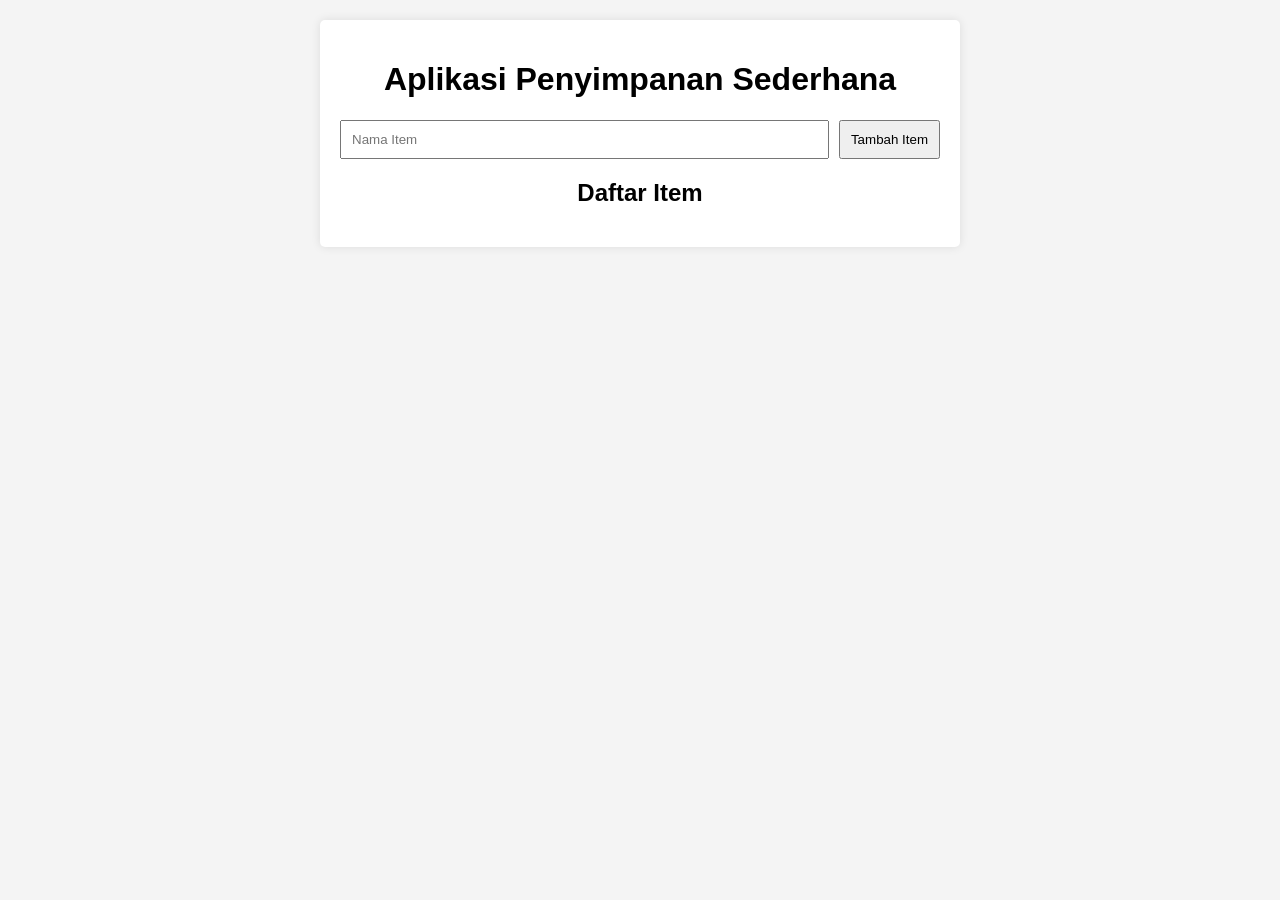
<file: index.html>
<!DOCTYPE html>
<html lang="id">
<head>
    <meta charset="UTF-8">
    <meta name="viewport" content="width=device-width, initial-scale=1.0">
    <title>Aplikasi Penyimpanan</title>
    <link rel="stylesheet" href="style.css">
</head>
<body>
    <div class="container">
        <h1>Aplikasi Penyimpanan Sederhana</h1>
        <form id="itemForm">
            <input type="text" id="itemName" placeholder="Nama Item" required>
            <button type="submit">Tambah Item</button>
        </form>
        <h2>Daftar Item</h2>
        <ul id="itemList"></ul>
    </div>
    <script src="script.js"></script>
</body>
</html>
</file>
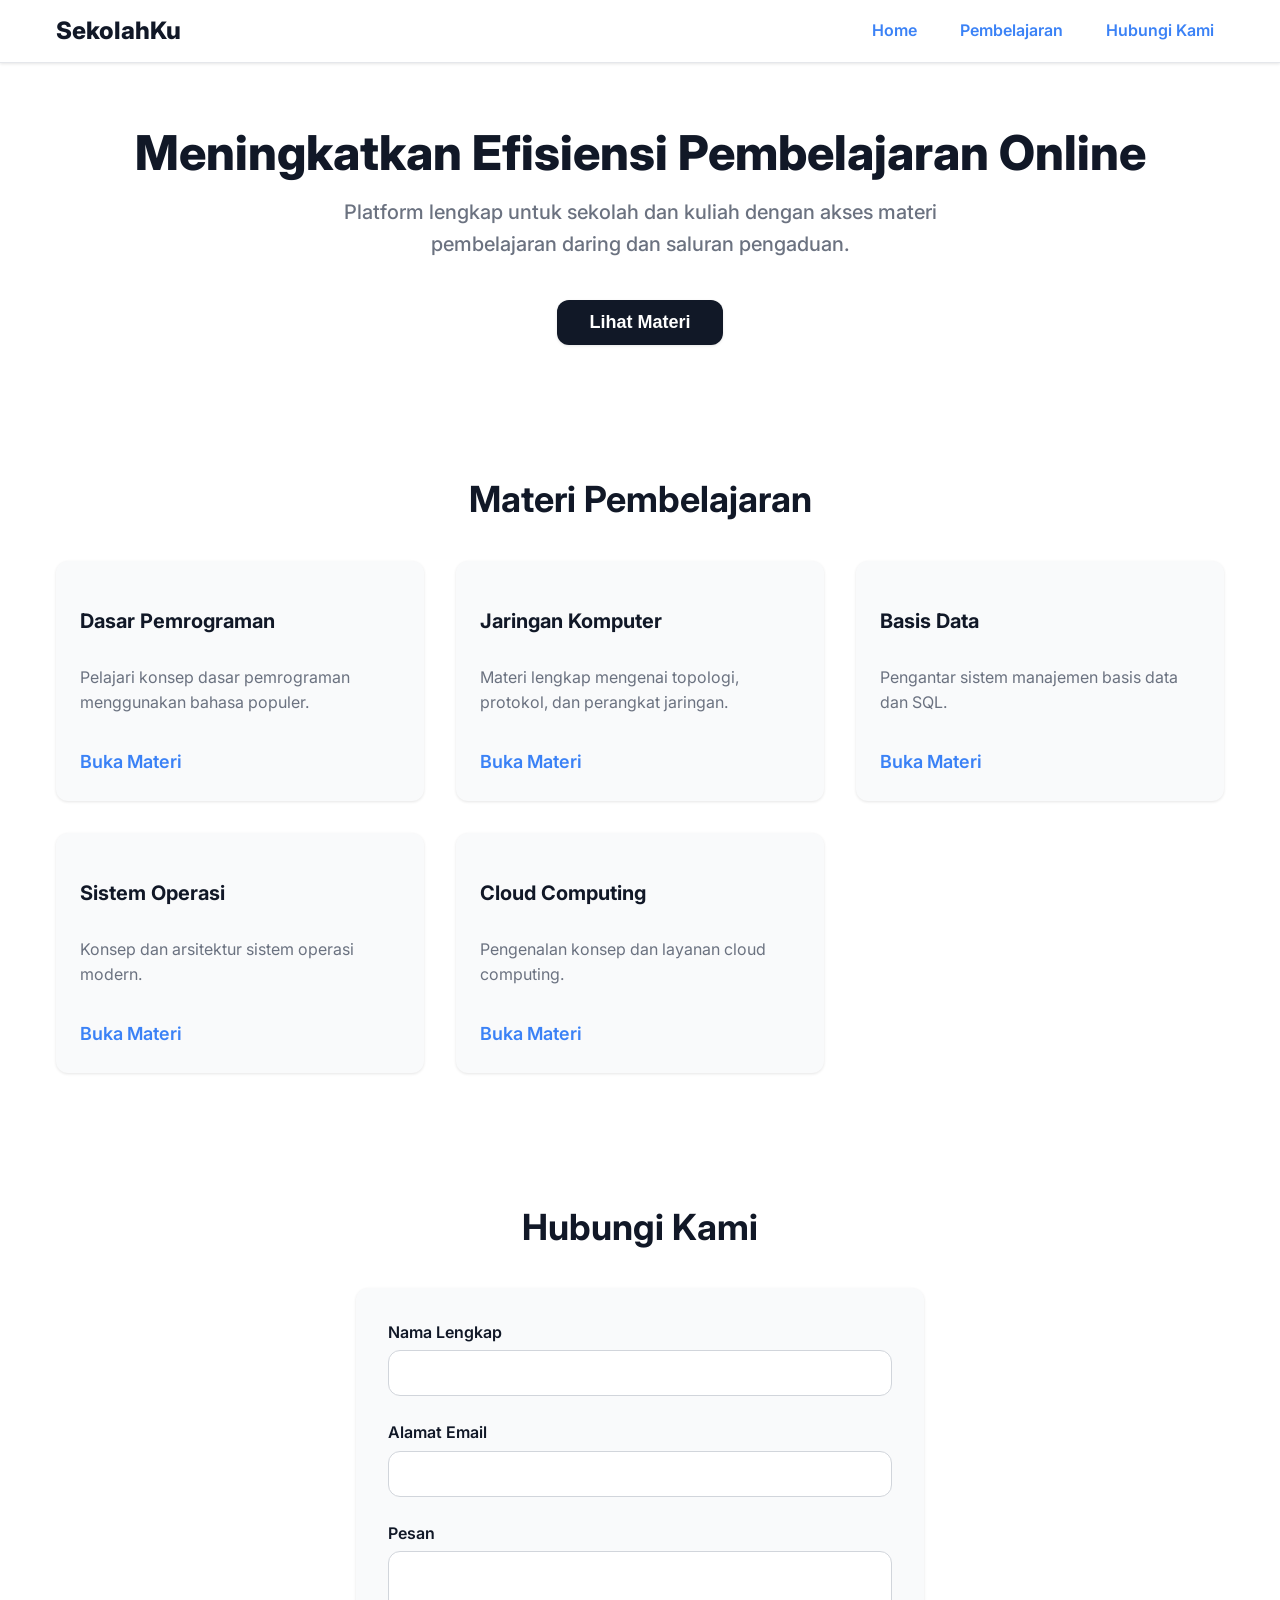
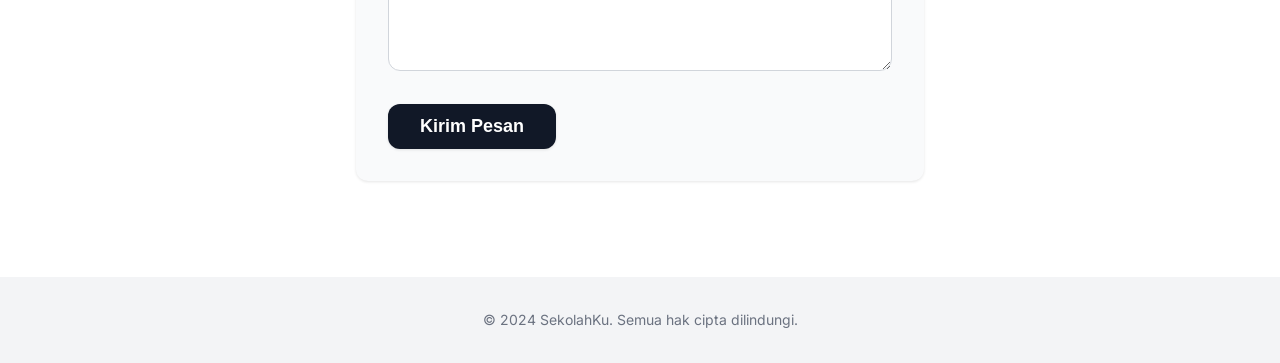
<file: cc.html>
<!DOCTYPE html>
<html lang="id">
<head>
  <meta charset="UTF-8" />
  <meta name="viewport" content="width=device-width, initial-scale=1" />
  <title>Platform Sekolah/Kuliah Online</title>
  <style>
    /* Import Google Fonts */
    @import url('https://fonts.googleapis.com/css2?family=Inter:wght@400;600;800&display=swap');

    /* CSS Variables for color palette */
    :root {
      --color-bg: #ffffff;
      --color-primary: #111827; /* dark gray */
      --color-secondary: #3b82f6; /* blue */
      --color-accent: #2563eb; /* darker blue */
      --color-gray-text: #6b7280;
      --color-gray-light: #f9fafb;
      --color-error: #ef4444;
      --color-success: #16a34a;
      --border-radius: 0.75rem;
      --shadow-light: 0 1px 3px rgba(0,0,0,0.1);
      --shadow-hover: 0 4px 8px rgba(0,0,0,0.12);
      --transition-fast: 0.25s cubic-bezier(0.4, 0, 0.2, 1);
    }

    /* Reset and base */
    *, *::before, *::after {
      box-sizing: border-box;
    }

    body {
      margin: 0;
      font-family: 'Inter', system-ui, -apple-system, BlinkMacSystemFont, 'Segoe UI', Roboto, Helvetica, Arial, sans-serif;
      color: var(--color-primary);
      background-color: var(--color-bg);
      line-height: 1.6;
      font-size: 18px;
      -webkit-font-smoothing: antialiased;
      -moz-osx-font-smoothing: grayscale;
    }

    a {
      color: var(--color-secondary);
      text-decoration: none;
      transition: color var(--transition-fast);
    }
    a:hover, a:focus {
      color: var(--color-accent);
      outline: none;
      text-decoration: underline;
    }

    img {
      max-width: 100%;
      height: auto;
      display: block;
    }

    /* Container */
    .container {
      max-width: 1200px;
      margin: 0 auto;
      padding-left: 1rem;
      padding-right: 1rem;
    }

    /* Header */
    header {
      position: sticky;
      top: 0;
      background-color: var(--color-bg);
      padding: 0.75rem 1rem;
      border-bottom: 1px solid #e5e7eb;
      z-index: 1000;
      box-shadow: var(--shadow-light);
    }
    nav {
      display: flex;
      align-items: center;
      justify-content: space-between;
      max-width: 1200px;
      margin: 0 auto;
    }
    .logo {
      font-weight: 800;
      font-size: 1.5rem;
      color: var(--color-primary);
      user-select: none;
    }

    .nav-links {
      list-style: none;
      display: flex;
      gap: 1.5rem;
      margin: 0;
      padding: 0;
    }

    .nav-links li a {
      font-weight: 600;
      font-size: 1rem;
      padding: 0.4rem 0.6rem;
      border-radius: 0.5rem;
      transition: background-color var(--transition-fast), color var(--transition-fast);
    }
    .nav-links li a:hover,
    .nav-links li a:focus {
      background-color: var(--color-secondary);
      color: #fff;
      outline: none;
    }

    /* Hero Section */
    .hero {
      padding-top: 4rem;
      padding-bottom: 6rem;
      text-align: center;
    }
    .hero h1 {
      font-size: 3rem;
      font-weight: 800;
      margin: 0 0 1rem;
      line-height: 1.1;
      color: var(--color-primary);
    }
    .hero p {
      font-size: 1.25rem;
      font-weight: 500;
      color: var(--color-gray-text);
      margin: 0 0 2.5rem;
      max-width: 600px;
      margin-left: auto;
      margin-right: auto;
    }
    .btn-primary {
      background-color: var(--color-primary);
      color: #fff;
      font-weight: 700;
      font-size: 1.125rem;
      padding: 0.75rem 2rem;
      border: none;
      border-radius: var(--border-radius);
      cursor: pointer;
      transition: background-color var(--transition-fast), transform var(--transition-fast);
      box-shadow: var(--shadow-light);
      user-select: none;
    }
    .btn-primary:hover,
    .btn-primary:focus {
      background-color: var(--color-secondary);
      outline: none;
      transform: scale(1.05);
      box-shadow: var(--shadow-hover);
    }

    /* Section Titles */
    h2.section-title {
      font-size: 2.25rem;
      font-weight: 700;
      margin-bottom: 2rem;
      text-align: center;
      color: var(--color-primary);
    }

    /* Pembelajaran Section */
    .pembelajaran {
      padding-bottom: 6rem;
    }
    .material-list {
      display: grid;
      grid-template-columns: repeat(auto-fit,minmax(280px,1fr));
      gap: 2rem;
    }
    .material-card {
      background-color: var(--color-gray-light);
      padding: 1.5rem;
      border-radius: var(--border-radius);
      box-shadow: var(--shadow-light);
      transition: box-shadow var(--transition-fast), transform var(--transition-fast);
      cursor: pointer;
      display: flex;
      flex-direction: column;
      justify-content: space-between;
    }
    .material-card:hover,
    .material-card:focus-within {
      box-shadow: var(--shadow-hover);
      transform: translateY(-4px);
      outline: none;
    }
    .material-title {
      font-weight: 700;
      font-size: 1.25rem;
      margin-bottom: 0.75rem;
      color: var(--color-primary);
    }
    .material-desc {
      font-size: 1rem;
      color: var(--color-gray-text);
      flex-grow: 1;
    }
    .material-link {
      margin-top: 1rem;
      font-weight: 600;
      color: var(--color-secondary);
      align-self: flex-start;
      transition: color var(--transition-fast);
    }
    .material-link:hover,
    .material-link:focus {
      color: var(--color-accent);
      text-decoration: underline;
      outline: none;
    }

    /* Hubungi Kami Section */
    .hubungi-kami {
      padding-bottom: 6rem;
      max-width: 600px;
      margin-left: auto;
      margin-right: auto;
    }
    form {
      background-color: var(--color-gray-light);
      padding: 2rem;
      border-radius: var(--border-radius);
      box-shadow: var(--shadow-light);
      display: flex;
      flex-direction: column;
      gap: 1.5rem;
    }
    label {
      font-weight: 600;
      font-size: 1rem;
      color: var(--color-primary);
      margin-bottom: 0.3rem;
      display: block;
    }
    input[type="text"],
    input[type="email"],
    textarea {
      font-family: inherit;
      font-size: 1rem;
      padding: 0.75rem 1rem;
      border: 1.5px solid #d1d5db;
      border-radius: var(--border-radius);
      resize: vertical;
      transition: border-color var(--transition-fast);
      width: 100%;
    }
    input[type="text"]:focus,
    input[type="email"]:focus,
    textarea:focus {
      border-color: var(--color-secondary);
      outline: none;
      box-shadow: 0 0 5px var(--color-secondary);
    }
    textarea {
      min-height: 120px;
    }
    .form-error {
      color: var(--color-error);
      font-size: 0.875rem;
      margin-top: -1rem;
      margin-bottom: 0.5rem;
      display: none;
    }
    .form-success {
      color: var(--color-success);
      font-size: 1rem;
      font-weight: 600;
      margin-bottom: 1rem;
      display: none;
      text-align: center;
    }
    button[type="submit"] {
      background-color: var(--color-primary);
      color: #fff;
      font-weight: 700;
      font-size: 1.125rem;
      padding: 0.75rem 2rem;
      border: none;
      border-radius: var(--border-radius);
      cursor: pointer;
      align-self: flex-start;
      transition: background-color var(--transition-fast), transform var(--transition-fast);
      box-shadow: var(--shadow-light);
      user-select: none;
    }
    button[type="submit"]:hover,
    button[type="submit"]:focus {
      background-color: var(--color-secondary);
      outline: none;
      transform: scale(1.05);
      box-shadow: var(--shadow-hover);
    }

    /* Footer */
    footer {
      padding: 2rem 1rem;
      text-align: center;
      font-size: 0.875rem;
      color: var(--color-gray-text);
      background-color: #f3f4f6;
      user-select: none;
    }

    /* Responsive adjustments */
    @media (max-width: 640px) {
      .hero h1 {
        font-size: 2.25rem;
      }
      .btn-primary {
        width: 100%;
        padding: 0.85rem 1rem;
      }
    }
  </style>
</head>
<body>

  <header>
    <nav class="container" aria-label="Main navigation">
      <div class="logo" tabindex="0">SekolahKu</div>
      <ul class="nav-links" role="menubar">
        <li role="none"><a href="#home" role="menuitem" tabindex="0">Home</a></li>
        <li role="none"><a href="#pembelajaran" role="menuitem" tabindex="-1">Pembelajaran</a></li>
        <li role="none"><a href="#hubungi-kami" role="menuitem" tabindex="-1">Hubungi Kami</a></li>
      </ul>
    </nav>
  </header>

  <main>
    <section class="hero container" id="home" tabindex="-1">
      <h1>Meningkatkan Efisiensi Pembelajaran Online</h1>
      <p>Platform lengkap untuk sekolah dan kuliah dengan akses materi pembelajaran daring dan saluran pengaduan.</p>
      <button class="btn-primary" id="btnLihatMateri" aria-controls="pembelajaran" aria-expanded="false">Lihat Materi</button>
    </section>

    <section class="pembelajaran container" id="pembelajaran" tabindex="-1" aria-label="Pembelajaran daring">
      <h2 class="section-title">Materi Pembelajaran</h2>
      <div class="material-list" id="materialList" role="list">
        <!-- Course materials cards added by JS -->
      </div>
    </section>

    <section class="hubungi-kami container" id="hubungi-kami" tabindex="-1" aria-label="Kolom pengaduan">
      <h2 class="section-title">Hubungi Kami</h2>
      <form id="contactForm" novalidate aria-describedby="formMessage">
        <div>
          <label for="nama">Nama Lengkap</label>
          <input type="text" id="nama" name="nama" required aria-required="true" aria-describedby="namaError" />
          <div class="form-error" id="namaError" role="alert"></div>
        </div>
        <div>
          <label for="email">Alamat Email</label>
          <input type="email" id="email" name="email" required aria-required="true" aria-describedby="emailError" />
          <div class="form-error" id="emailError" role="alert"></div>
        </div>
        <div>
          <label for="pesan">Pesan</label>
          <textarea id="pesan" name="pesan" required aria-required="true" aria-describedby="pesanError"></textarea>
          <div class="form-error" id="pesanError" role="alert"></div>
        </div>
        <button type="submit">Kirim Pesan</button>
        <div id="formMessage" class="form-success" role="alert" aria-live="polite"></div>
      </form>
    </section>
  </main>

  <footer>
    &copy; 2024 SekolahKu. Semua hak cipta dilindungi.
  </footer>

  <script>
    // Sample data for materi pembelajaran
    const materiPembelajaran = [
      {
        id: 1,
        title: 'Dasar Pemrograman',
        description: 'Pelajari konsep dasar pemrograman menggunakan bahasa populer.',
        link: 'https://example.com/dasar-pemrograman'
      },
      {
        id: 2,
        title: 'Jaringan Komputer',
        description: 'Materi lengkap mengenai topologi, protokol, dan perangkat jaringan.',
        link: 'https://example.com/jaringan-komputer'
      },
      {
        id: 3,
        title: 'Basis Data',
        description: 'Pengantar sistem manajemen basis data dan SQL.',
        link: 'https://example.com/basis-data'
      },
      {
        id: 4,
        title: 'Sistem Operasi',
        description: 'Konsep dan arsitektur sistem operasi modern.',
        link: 'https://example.com/sistem-operasi'
      },
      {
        id: 5,
        title: 'Cloud Computing',
        description: 'Pengenalan konsep dan layanan cloud computing.',
        link: 'https://example.com/cloud-computing'
      }
    ];

    // Render materi cards
    const materialListEl = document.getElementById('materialList');
    function renderMateri() {
      materialListEl.innerHTML = '';
      materiPembelajaran.forEach(materi => {
        const card = document.createElement('article');
        card.className = 'material-card';
        card.tabIndex = 0;
        card.role = 'listitem';
        card.innerHTML = `
          <h3 class="material-title">${materi.title}</h3>
          <p class="material-desc">${materi.description}</p>
          <a href="${materi.link}" target="_blank" rel="noopener noreferrer" class="material-link" aria-label="Buka materi ${materi.title}">Buka Materi</a>
        `;
        materialListEl.appendChild(card);
      });
    }
    renderMateri();

    // Smooth scroll navigation and button
    function smoothScrollTo(id) {
      const element = document.getElementById(id);
      if (element) {
        element.focus({preventScroll:true});
        window.scrollTo({
          top: element.offsetTop - 80,
          behavior: 'smooth'
        });
      }
    }
    document.querySelectorAll('nav a').forEach(link => {
      link.addEventListener('click', e => {
        e.preventDefault();
        const targetId = link.getAttribute('href').slice(1);
        smoothScrollTo(targetId);
        // Update tab focus for menu items
        navFocusUpdate(targetId);
      });
    });
    document.getElementById('btnLihatMateri').addEventListener('click', () => {
      smoothScrollTo('pembelajaran');
      document.getElementById('btnLihatMateri').setAttribute('aria-expanded', 'true');
    });

    // Manage tabIndex to improve keyboard navigation focus in nav menu
    function navFocusUpdate(activeId) {
      document.querySelectorAll('.nav-links a').forEach(a => {
        a.tabIndex = (a.getAttribute('href').slice(1) === activeId) ? 0 : -1;
      });
    }
    // Initialize nav tabIndex on page load
    navFocusUpdate('home');

    // Form validation and submission handling
    const form = document.getElementById('contactForm');
    const namaInput = document.getElementById('nama');
    const emailInput = document.getElementById('email');
    const pesanInput = document.getElementById('pesan');
    const formMessage = document.getElementById('formMessage');

    function showError(inputEl, message) {
      const errorEl = document.getElementById(inputEl.id + 'Error');
      errorEl.textContent = message;
      errorEl.style.display = 'block';
      inputEl.setAttribute('aria-invalid', 'true');
    }
    function clearError(inputEl) {
      const errorEl = document.getElementById(inputEl.id + 'Error');
      errorEl.textContent = '';
      errorEl.style.display = 'none';
      inputEl.removeAttribute('aria-invalid');
    }
    function validateEmail(email) {
      // Simple email regex
      return /^[^\s@]+@[^\s@]+\.[^\s@]+$/.test(email);
    }

    form.addEventListener('submit', e => {
      e.preventDefault();
      let valid = true;

      // Validate Nama
      if (!namaInput.value.trim()) {
        showError(namaInput, 'Nama lengkap wajib diisi.');
        valid = false;
      } else {
        clearError(namaInput);
      }

      // Validate Email
      if (!emailInput.value.trim()) {
        showError(emailInput, 'Alamat email wajib diisi.');
        valid = false;
      } else if (!validateEmail(emailInput.value.trim())) {
        showError(emailInput, 'Format email tidak valid.');
        valid = false;
      } else {
        clearError(emailInput);
      }

      // Validate Pesan
      if (!pesanInput.value.trim()) {
        showError(pesanInput, 'Pesan wajib diisi.');
        valid = false;
      } else {
        clearError(pesanInput);
      }

      if (!valid) {
        formMessage.style.display = 'none';
        return;
      }

      // Simulate sending: store in localStorage
      let storedMessages = JSON.parse(localStorage.getItem('pesanPengaduan')) || [];
      storedMessages.push({
        nama: namaInput.value.trim(),
        email: emailInput.value.trim(),
        pesan: pesanInput.value.trim(),
        tanggal: new Date().toISOString()
      });
      localStorage.setItem('pesanPengaduan', JSON.stringify(storedMessages));

      formMessage.textContent = 'Pesan berhasil dikirim, terima kasih atas masukan Anda!';
      formMessage.style.display = 'block';

      // Reset form
      form.reset();

      // Return focus accessibility to message container
      formMessage.focus();
    });
  </script>
</body>
</html>
</file>
<file: style.css>
body {
    font-family: Arial, sans-serif;
    background-color: #f4f4f4;
    margin: 0;
    padding: 20px;
}

.container {
    max-width: 600px;
    margin: auto;
    background: white;
    padding: 20px;
    border-radius: 5px;
    box-shadow: 0 0 10px rgba(0, 0, 0, 0.1);
}

h1, h2 {
    text-align: center;
}

form {
    display: flex;
    justify-content: space-between;
    margin-bottom: 20px;
}

input {
    padding: 10px;
    margin-right: 10px;
    flex: 1;
}

button {
    padding: 10px;
}
</file>
